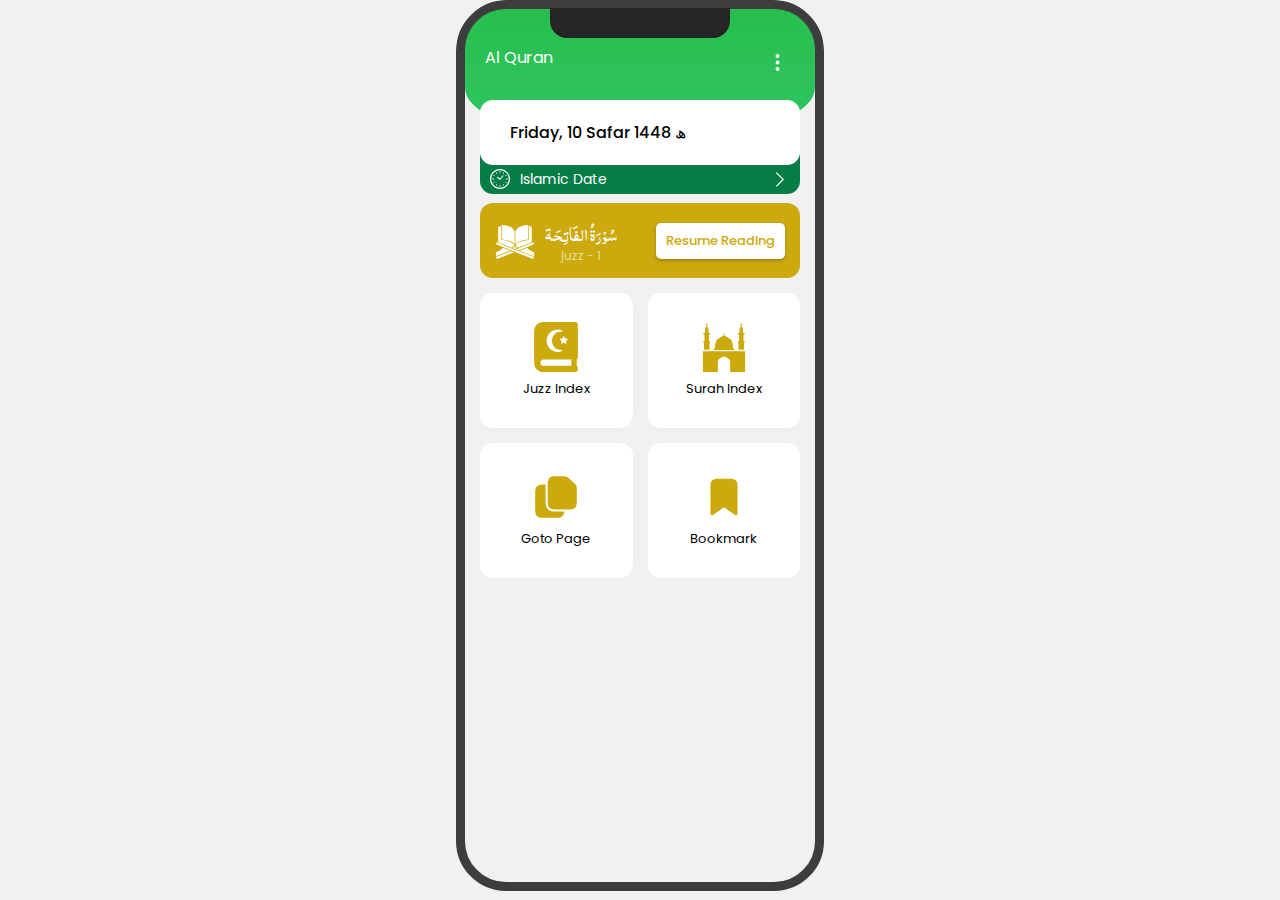
<file: index.html>
<!DOCTYPE html>
<html lang="en">

<head>
    <meta charset="UTF-8">
    <meta http-equiv="X-UA-Compatible" content="IE=edge">
    <meta name="viewport" content="width=device-width, initial-scale=1.0">
    <title>Al Quran by EmAacademy</title>
    <link rel="shortcut icon" href="/favicon.svg" type="image/svg+xml">
    <link rel="manifest" href="manifest.json">
    <link rel="stylesheet" href="css/style.css">
    <link rel="stylesheet" href="css/utilites.css">
    <link rel="stylesheet" href="css/responsive.css">
</head>

<body >
    <span class="top"></span>
    <div class="container">
        <header>
            <nav>
                <div class="logo"><span>Al Quran</span> </div>
                <div class="hum-icon" onclick="toggleMenu()"><img src="images/Icons/three-dots.svg" alt="dot-icon">
                </div>
            </nav>
            <div class="menu-bg " onclick="toggleMenu()"></div>
            <div class="menu ">
                <ul>
                    <li><img src="images/Icons/language.svg" alt="language -icon"><span>Languages</span> </li>
                    <li><img src="images/Icons/des-palette.svg" alt="theme-icon"><span>Change Theme</span> </li>
                    <li><img src="images/Icons/star.svg" alt="rate-icon"><span>Rate Us</span> </li>
                    <li><img src="images/Icons/share.svg" alt="share-icon"><span>Share with Friends</span> </li>
                    <li><img src="images/Icons/safe-alert.svg" alt="safe-icon"> Privacy Policy</li>

                </ul>
            </div>
        </header>
        <main>
            <div class="date-box">
                <div class="h-date">
                    <span id="h-today"></span>
                </div>
                <div class="date-info">
                    <img src="images/Icons/clock.svg" alt="clock icon">
                    <div class="date-info-text df aic jcsb w100p pt1">
                        <span>Islamic Date</span>
                        <img src="images/Icons/next.svg" alt="">
                    </div>
                </div>
            </div>
            <div class="resume-read ">
                <div class="resume-item">
                    <img src="images/Icons/quran.svg" alt="">
                    <div class="text-resume">
                        <span class="resume-surah">سُوْرَۃُ الفَاتِحَة</span>
                        <span class="resume-juzz"> juzz - 1</span>

                    </div>
                </div>
                <div class="resume-btn">Resume Reading</div>
            </div>
            <div class="main-container">
                <a class="box" href="/pages/juzz.html">
                    <div class="icon"><img src="images/Icons/quran1.svg" alt=""></div>
                    <div class="box-text">Juzz Index</div>
                </a>
                <a class="box" href="/pages/surahs.html">
                    <div class="icon"><img src="images/Icons/mosque.svg" alt=""></div>
                    <div class="box-text">Surah Index</div>
                </a>
                <div class="box goto">
                    <div class="icon"><img src="images/Icons/goto-page.svg" alt=""></div>
                    <div class="box-text">Goto Page</div>
                </div>
                <div class="box">
                    <div class="icon"><img src="images/Icons/bookmark.svg" alt=""></div>
                    <div class="box-text">Bookmark</div>
                </div>
            </div>
            <div class="goto-bg "></div>
            <div class="goto-box ">
                <h2>Go To Page</h2>
                <input type="number" placeholder="Enter Page Number (1-548)" id="goto-input" autofocus>
                <div class="goto-btns">
                    <div class="goto-btn btn1" id="closeBtn">CENCEL</div>
                    <div class="goto-btn btn2" id="gotoBtn">GO TO PAGE</div>
                </div>
            </div>
        </main>

    </div>
    
    <script src="scripts/Hijri.js"></script>
    <script src="scripts/main.js"></script>
</body>

</html>
</file>
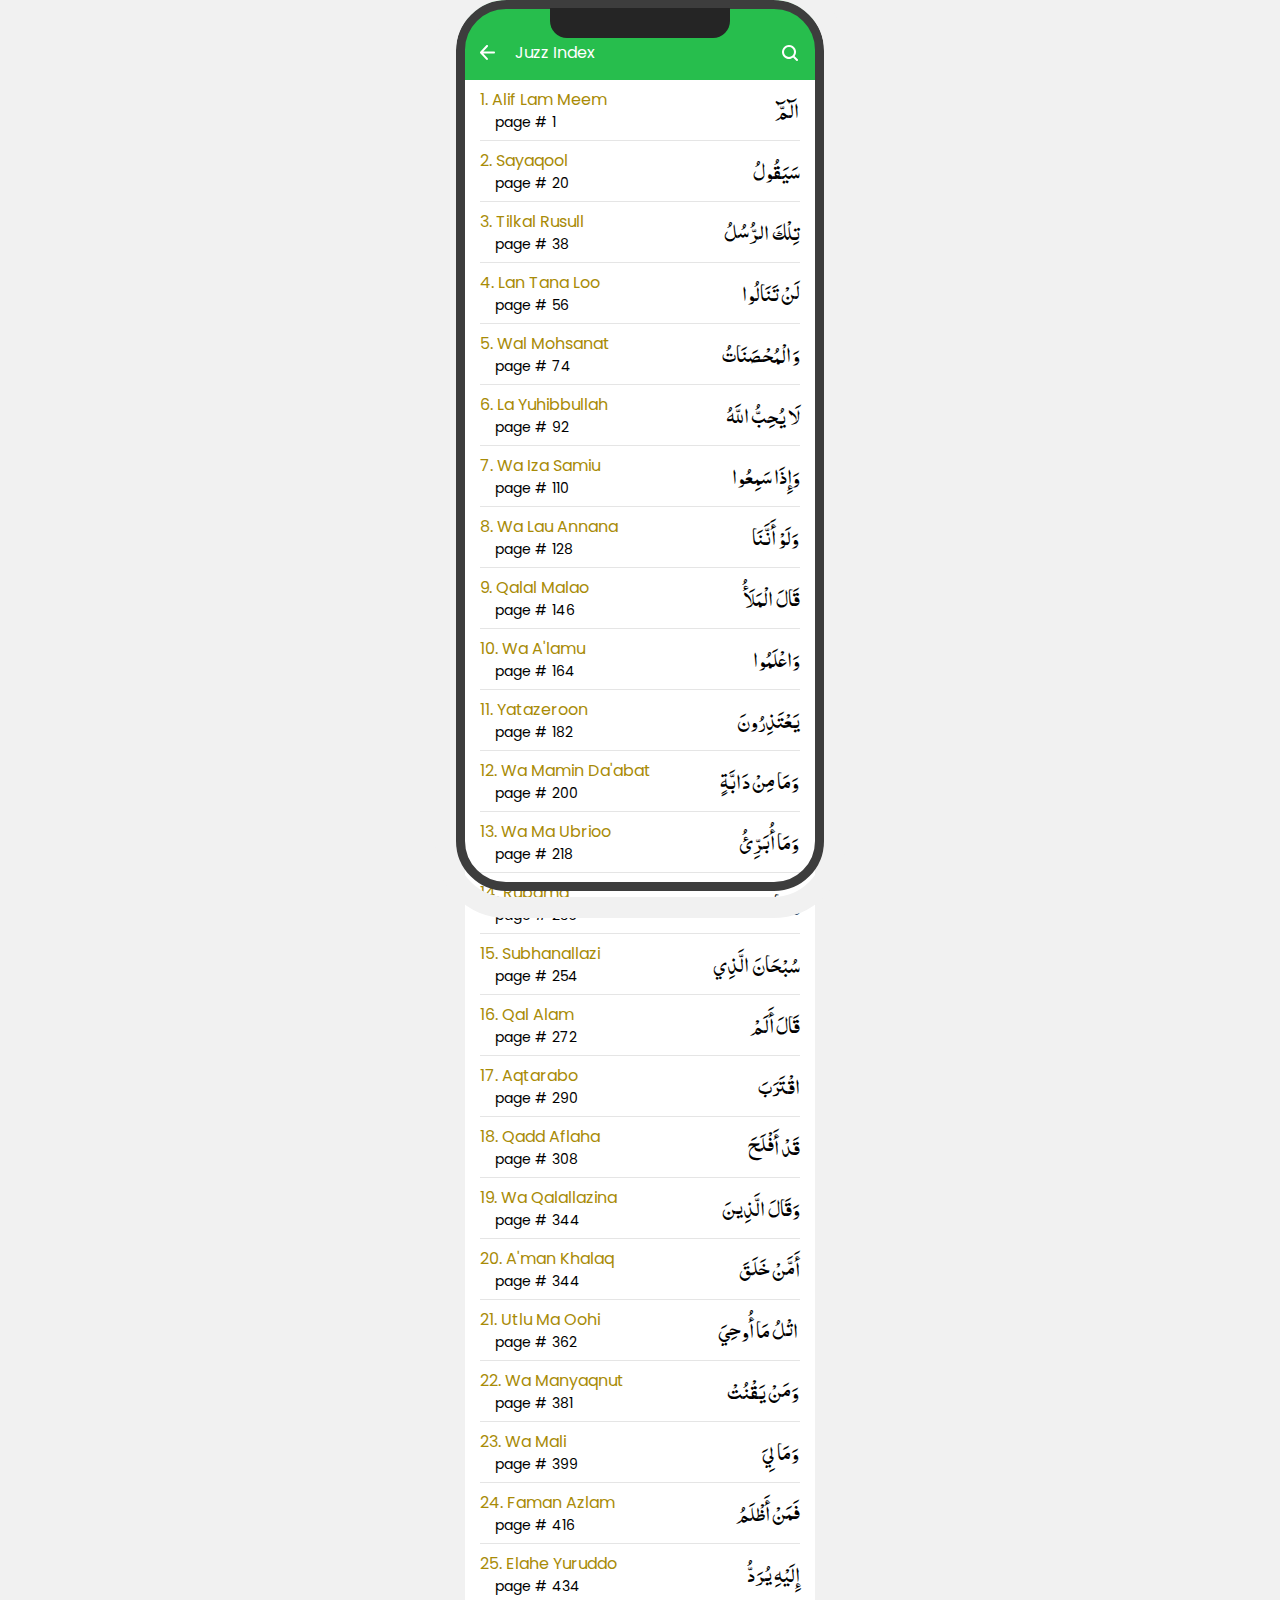
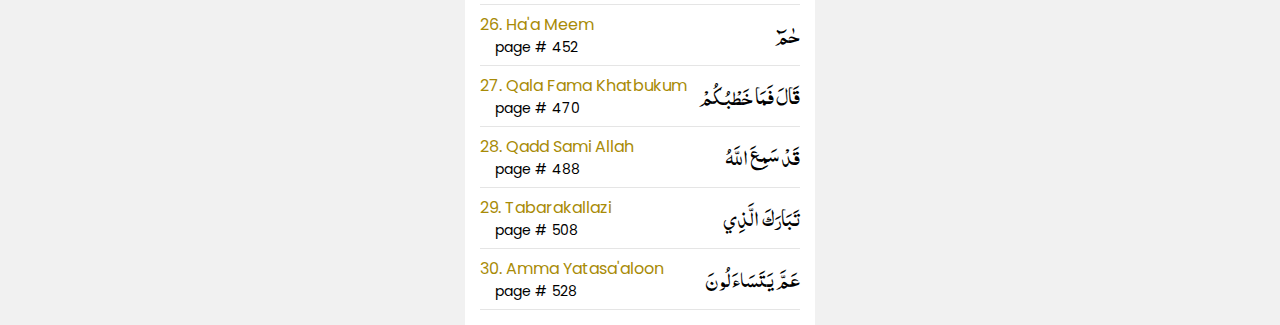
<file: pages/juzz.html>
<!DOCTYPE html>
<html lang="en">

<head>
     <meta charset="UTF-8">
     <meta http-equiv="X-UA-Compatible" content="IE=edge">
     <meta name="viewport" content="width=device-width, initial-scale=1.0">
     <title>Surah Index</title>
    <link rel="shortcut icon" href="/favicon.svg" type="image/x-icon">
     <link rel="stylesheet" href="../css/juzz.css">
    <link rel="stylesheet" href="../css/responsive.css">
    <link rel="manifest" href="/manifest.json">



</head>

<body >
     <span class="top"></span>
     <div class="container">
          <header>
               <nav>
                    <div class="back-btn">
                         <a href="../">
                              <svg width="15" height="15" viewBox="0 0 1024 1024" xmlns="http://www.w3.org/2000/svg">
                                   <path fill="white"
                                        d="M222.927 580.115l301.354 328.512c24.354 28.708 20.825 71.724-7.883 96.078s-71.724 20.825-96.078-7.883L19.576 559.963a67.846 67.846 0 01-13.784-20.022 68.03 68.03 0 01-5.977-29.488l.001-.063a68.343 68.343 0 017.265-29.134 68.28 68.28 0 011.384-2.6 67.59 67.59 0 0110.102-13.687L429.966 21.113c25.592-27.611 68.721-29.247 96.331-3.656s29.247 68.721 3.656 96.331L224.088 443.784h730.46c37.647 0 68.166 30.519 68.166 68.166s-30.519 68.166-68.166 68.166H222.927z" />
                              </svg></a>
                         <span>Juzz Index</span>
                    </div>
                    <div class="search-box">
                         <input type="text" name="search" id="search" placeholder="Search surah name"
                              autocomplete="off">
                         <img src="../images/Icons/search.svg" alt="search-icon" id="search-icon"
                              onclick="searchToogle()">
                    </div>
               </nav>
          </header>
          <div id="main-container">
               
          </div>
          <div class="surah-info-bg"></div>
          <div class="surah-info-box"></div>
     </div>
     <script src="../scripts/juzz.js"></script>
     
</body>

</html>
</file>
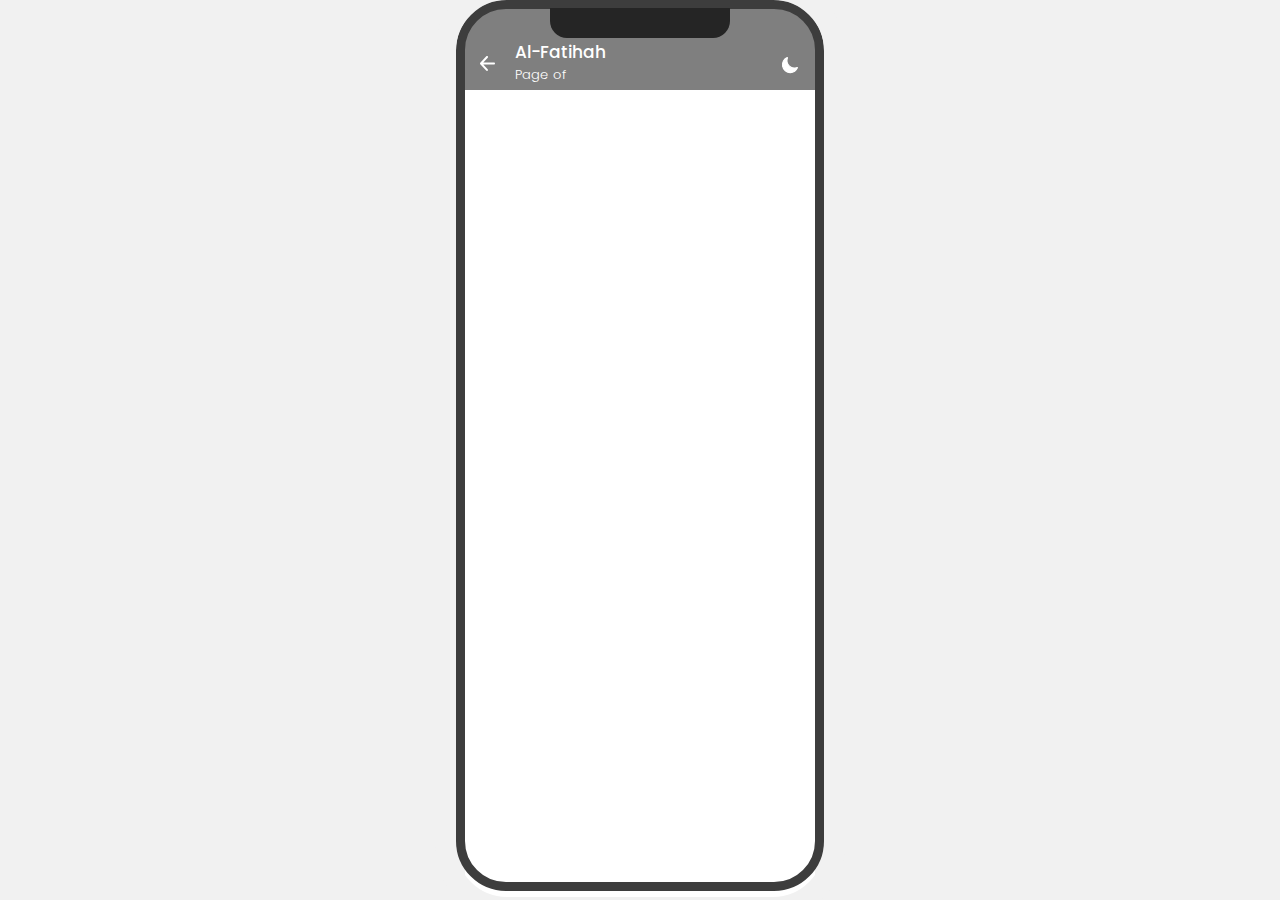
<file: pages/quran.html>
<!DOCTYPE html>
<html lang="en">

<head>
     <meta charset="UTF-8">
     <meta http-equiv="X-UA-Compatible" content="IE=edge">
     <meta name="viewport" content="width=device-width, initial-scale=1.0">
     <meta name="description" content="Our website offers a comprehensive range of Quranic resources and tools to enhance your knowledge of the Quran and Islamic teachings. With Quranic translations, audio recordings, and lessons on Arabic language, interpretation, and memorization, our website provides everything you need to deepen your understanding of the Quran. Our user-friendly interface and online accessibility make it easy to explore our vast library of Quranic resources and expand your Islamic knowledge. Whether you're a beginner or an experienced scholar, our website is the perfect resource for all your Quranic studies needs."/>
     <meta name=”robots” content="index, follow">
     <link rel="stylesheet" href="../css/quran.css">
    <link rel="stylesheet" href="../css/responsive.css">
    <link rel="shortcut icon" href="/favicon.svg" type="image/x-icon">
    <link rel="manifest" href="/manifest.json">


     <title>Quran</title>

</head>

<body>
     <span class="top"></span>
     <div class="container">
          <header class="q-header">
               <div class="q-head-box1">
                    <div class="q-back-btn">
                         <a href="../">
                              <svg width="15" height="15" viewBox="0 0 1024 1024" xmlns="http://www.w3.org/2000/svg">
                                   <path fill="white" d="M222.927 580.115l301.354 328.512c24.354 28.708 20.825 71.724-7.883 96.078s-71.724 20.825-96.078-7.883L19.576 559.963a67.846 67.846 0 01-13.784-20.022 68.03 68.03 0 01-5.977-29.488l.001-.063a68.343 68.343 0 017.265-29.134 68.28 68.28 0 011.384-2.6 67.59 67.59 0 0110.102-13.687L429.966 21.113c25.592-27.611 68.721-29.247 96.331-3.656s29.247 68.721 3.656 96.331L224.088 443.784h730.46c37.647 0 68.166 30.519 68.166 68.166s-30.519 68.166-68.166 68.166H222.927z" />
                              </svg></a>
                    </div>
                    <div class="q-page-info">
                         <h3 id="suraName">Al-Fatihah</h3>
                         <span> Page <span id="page_num"></span> of <span id="page_count"></span></span>
                    </div>
               </div>
               <div class="q-head-box2">
                    <img src="../images/Icons/moon.svg" alt="" id="darkmode">
               </div>
          </header>
          <div class="q-main-container-quran">
               <div class="loader"><img src="../images/Icons/loader.webp" alt="loader"></div>
               <div class="q-container">
                    <div class="q-pdf-render">
                         <canvas id="the-canvas"></canvas>
                    </div>
               </div>
               <div id="errormsg">
                    <h1>OPPS!</h1>
                    <span> Files could not Load Refresh Please</span>
                    <div class="refresh-btn" onclick="location.reload()">Refresh</div>
               </div>
          </div>
          <p style="display: none;">Lorem ipsum dolor sit amet consectetur adipisicing elit. Doloremque repellendus iure totam soluta iste veritatis consectetur nisi? Soluta corporis corrupti impedit nisi natus voluptas mollitia? Similique temporibus saepe mollitia modi vitae sequi esse nulla perspiciatis necessitatibus quos, eaque omnis libero obcaecati eligendi quisquam fugiat vero, earum velit maiores iste consequatur! Esse aut deleniti temporibus! Voluptas inventore laborum ipsam asperiores consectetur excepturi maiores aliquid vel totam debitis ullam similique, delectus distinctio suscipit, voluptatum atque nemo! Vitae quisquam officia dolores, officiis incidunt, optio repellat eum, sit architecto omnis consequuntur. Consequatur facere, tempore corrupti nam ratione laboriosam fugiat, nobis harum veniam pariatur distinctio assumenda saepe quisquam animi aperiam quia perferendis. Impedit, vel repudiandae laborum, sequi omnis rem dolor doloribus voluptas maiores possimus autem inventore eveniet, harum deserunt? Est earum necessitatibus quod fuga officiis nobis illo, iure dolorem! Impedit libero modi cupiditate nulla dolores, accusantium possimus in iste ad culpa, illo atque eum corporis repellat ipsum itaque facilis officiis sit. Vel unde vitae iure minus culpa labore enim illum blanditiis cupiditate velit. Porro ipsam adipisci veniam doloribus nisi quae commodi omnis distinctio, dicta doloremque aliquid consequatur voluptas minima sapiente velit iure, voluptate temporibus? Ratione recusandae adipisci aliquid voluptate eaque optio, eligendi dolore iusto voluptatibus quae quibusdam. Culpa eos labore quibusdam quod minima sed nulla soluta, voluptate aliquam aperiam ut nobis dolorem doloremque. Placeat nam obcaecati error recusandae doloremque quaerat optio nemo, quisquam iusto eum aliquid voluptatibus numquam dignissimos eaque provident similique necessitatibus unde libero, eos aliquam natus totam repudiandae suscipit fugiat! Hic corporis ad voluptate debitis, porro iure rem autem omnis, assumenda reprehenderit minus reiciendis placeat, ipsa soluta fugit optio! Recusandae nemo laboriosam eligendi tenetur excepturi ab corporis mollitia assumenda voluptatibus quis maiores reprehenderit similique omnis alias suscipit cupiditate, ratione iusto! Dolorem modi nisi ipsum ipsa saepe aspernatur illo, ratione qui ad, fugit dolor.</p>
     </div>
     <script src="https://mozilla.github.io/pdf.js/build/pdf.js"></script>
     <script src="../scripts/quarn-pdf.js"></script>
     <script src="../scripts/quran.js"></script>
     
</body>

</html>
</file>
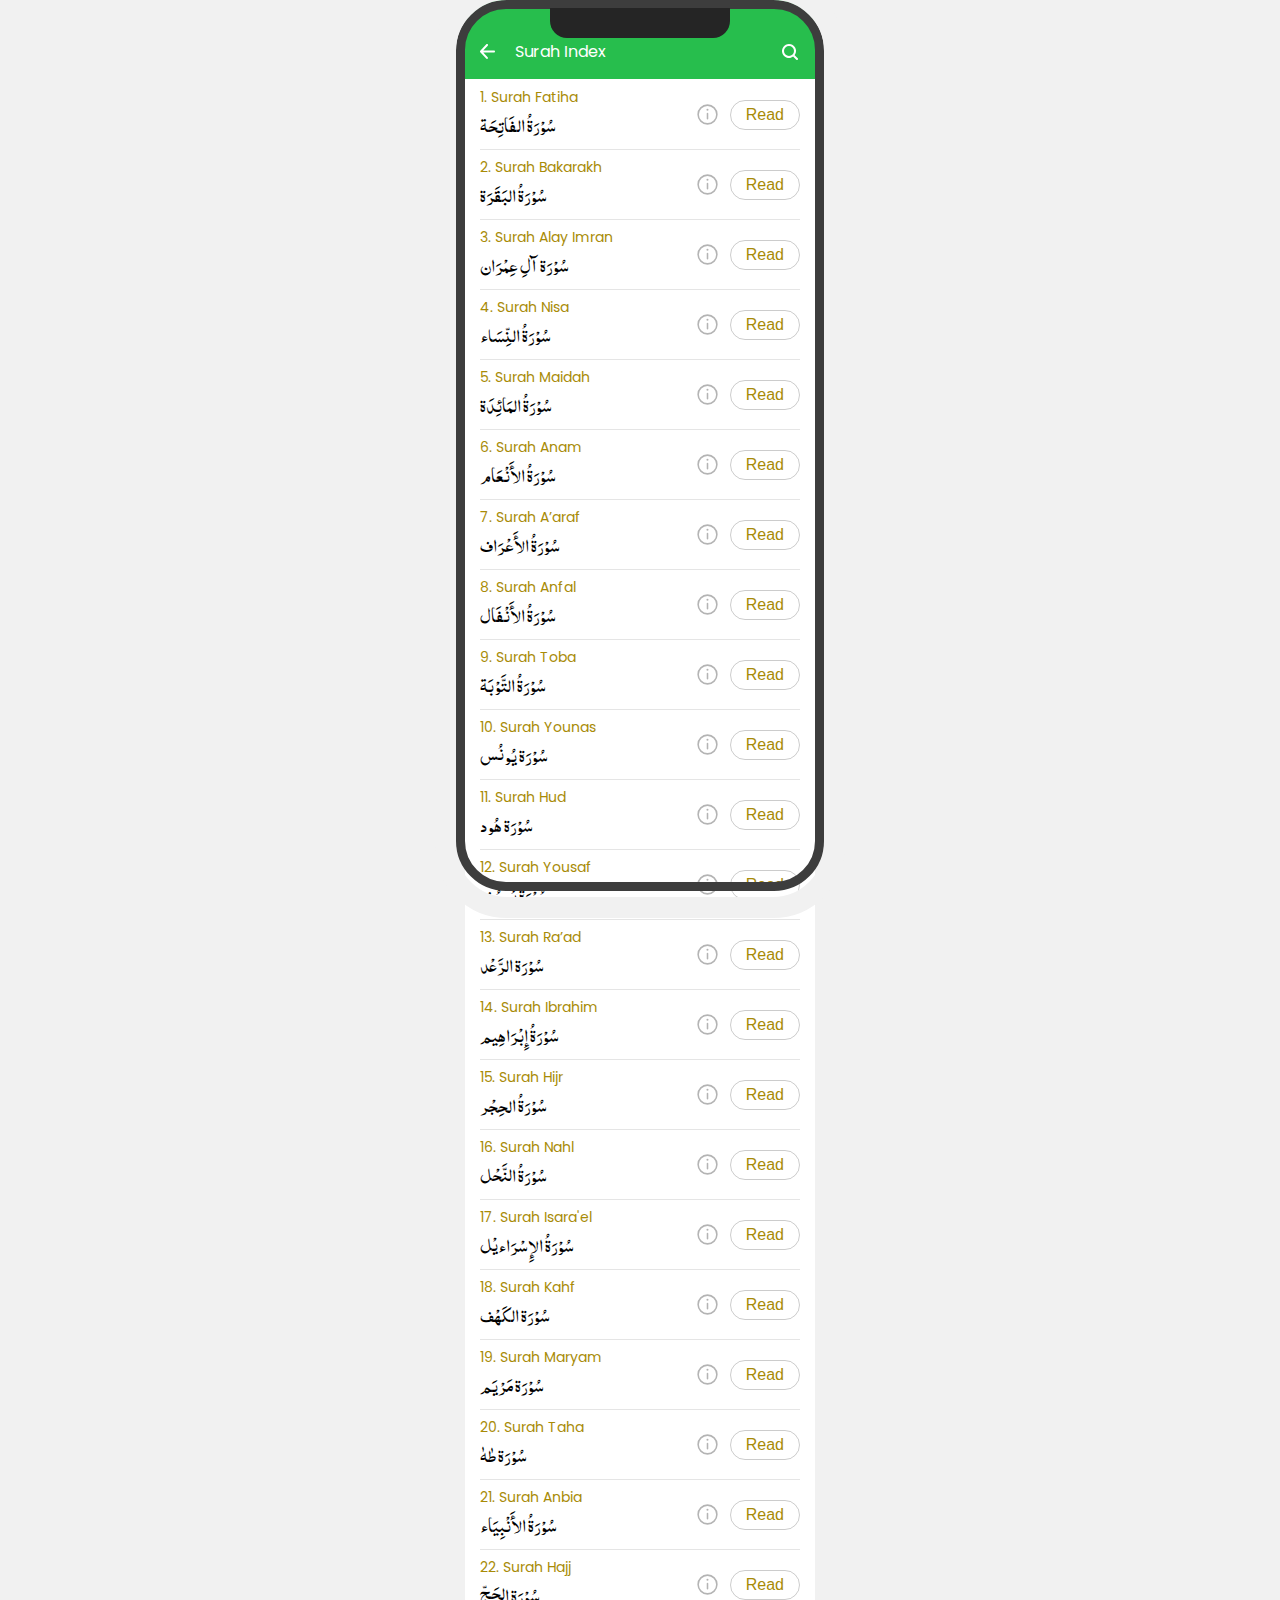
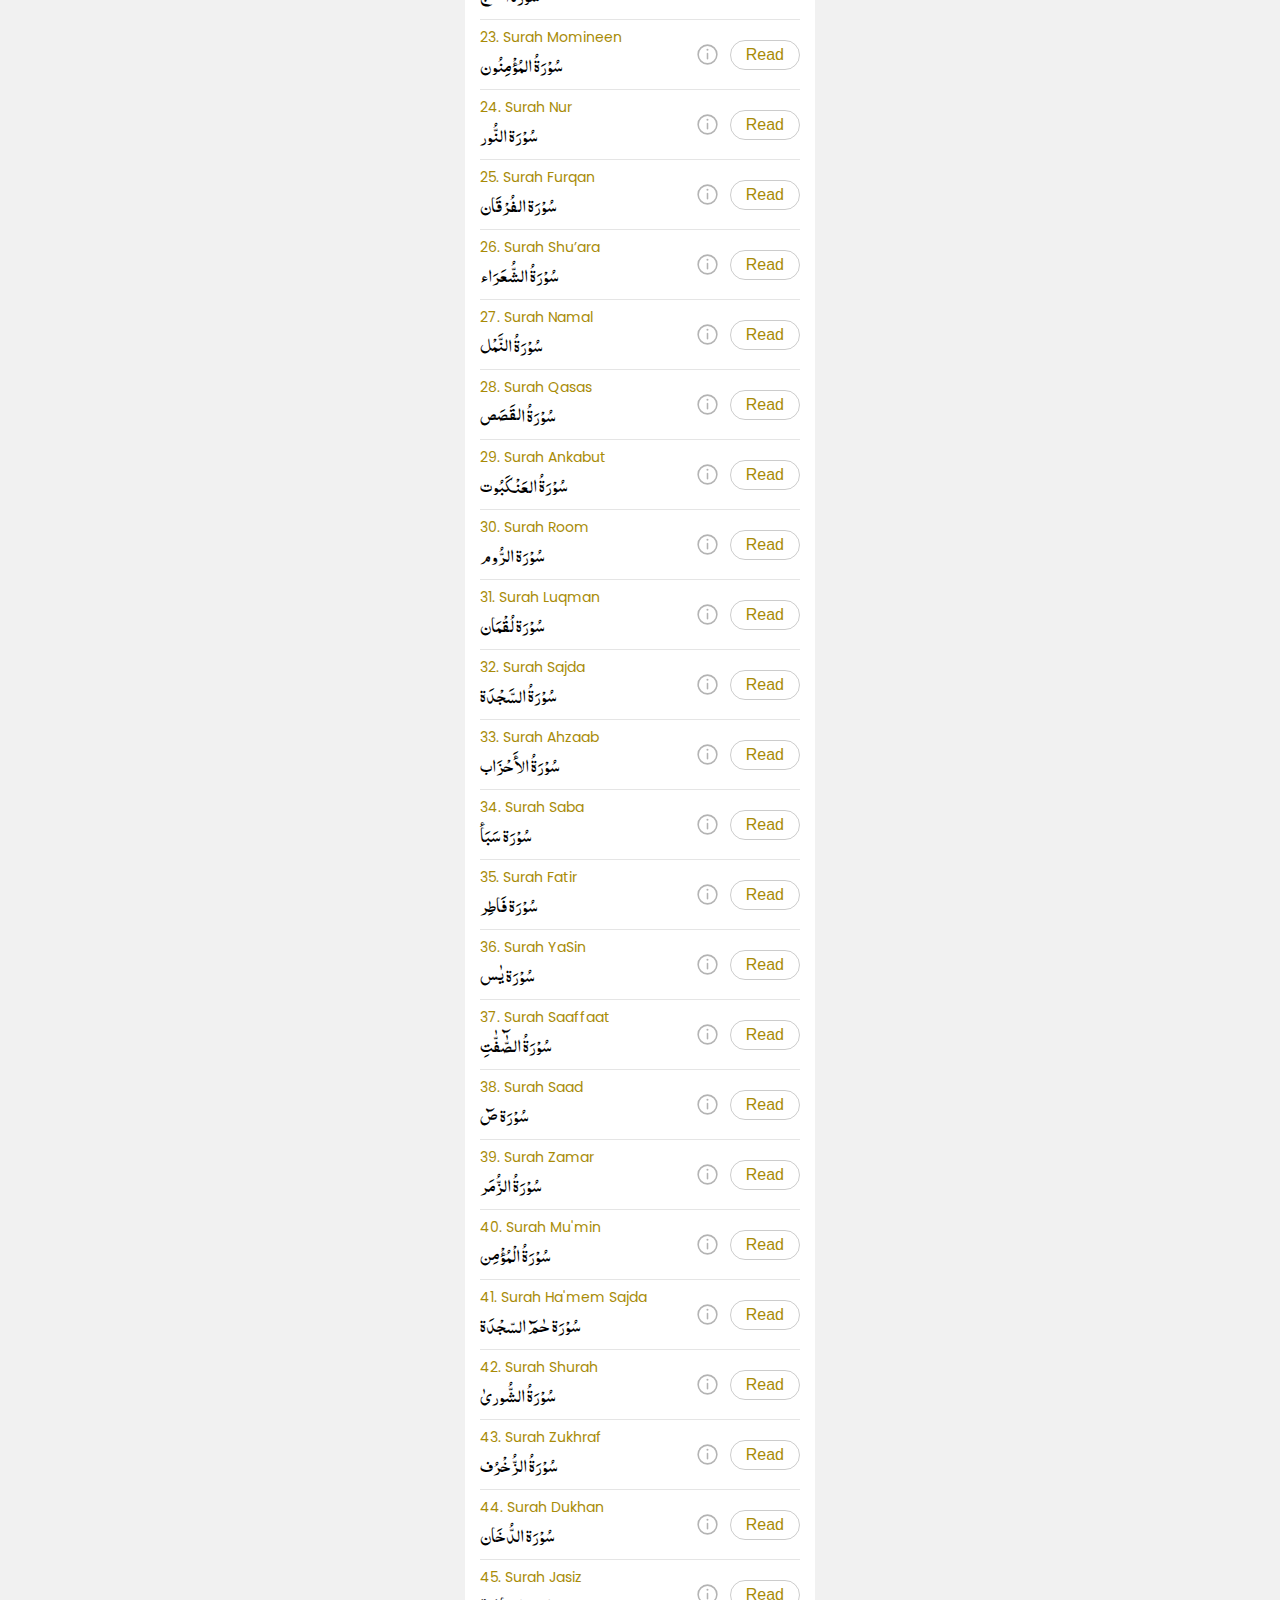
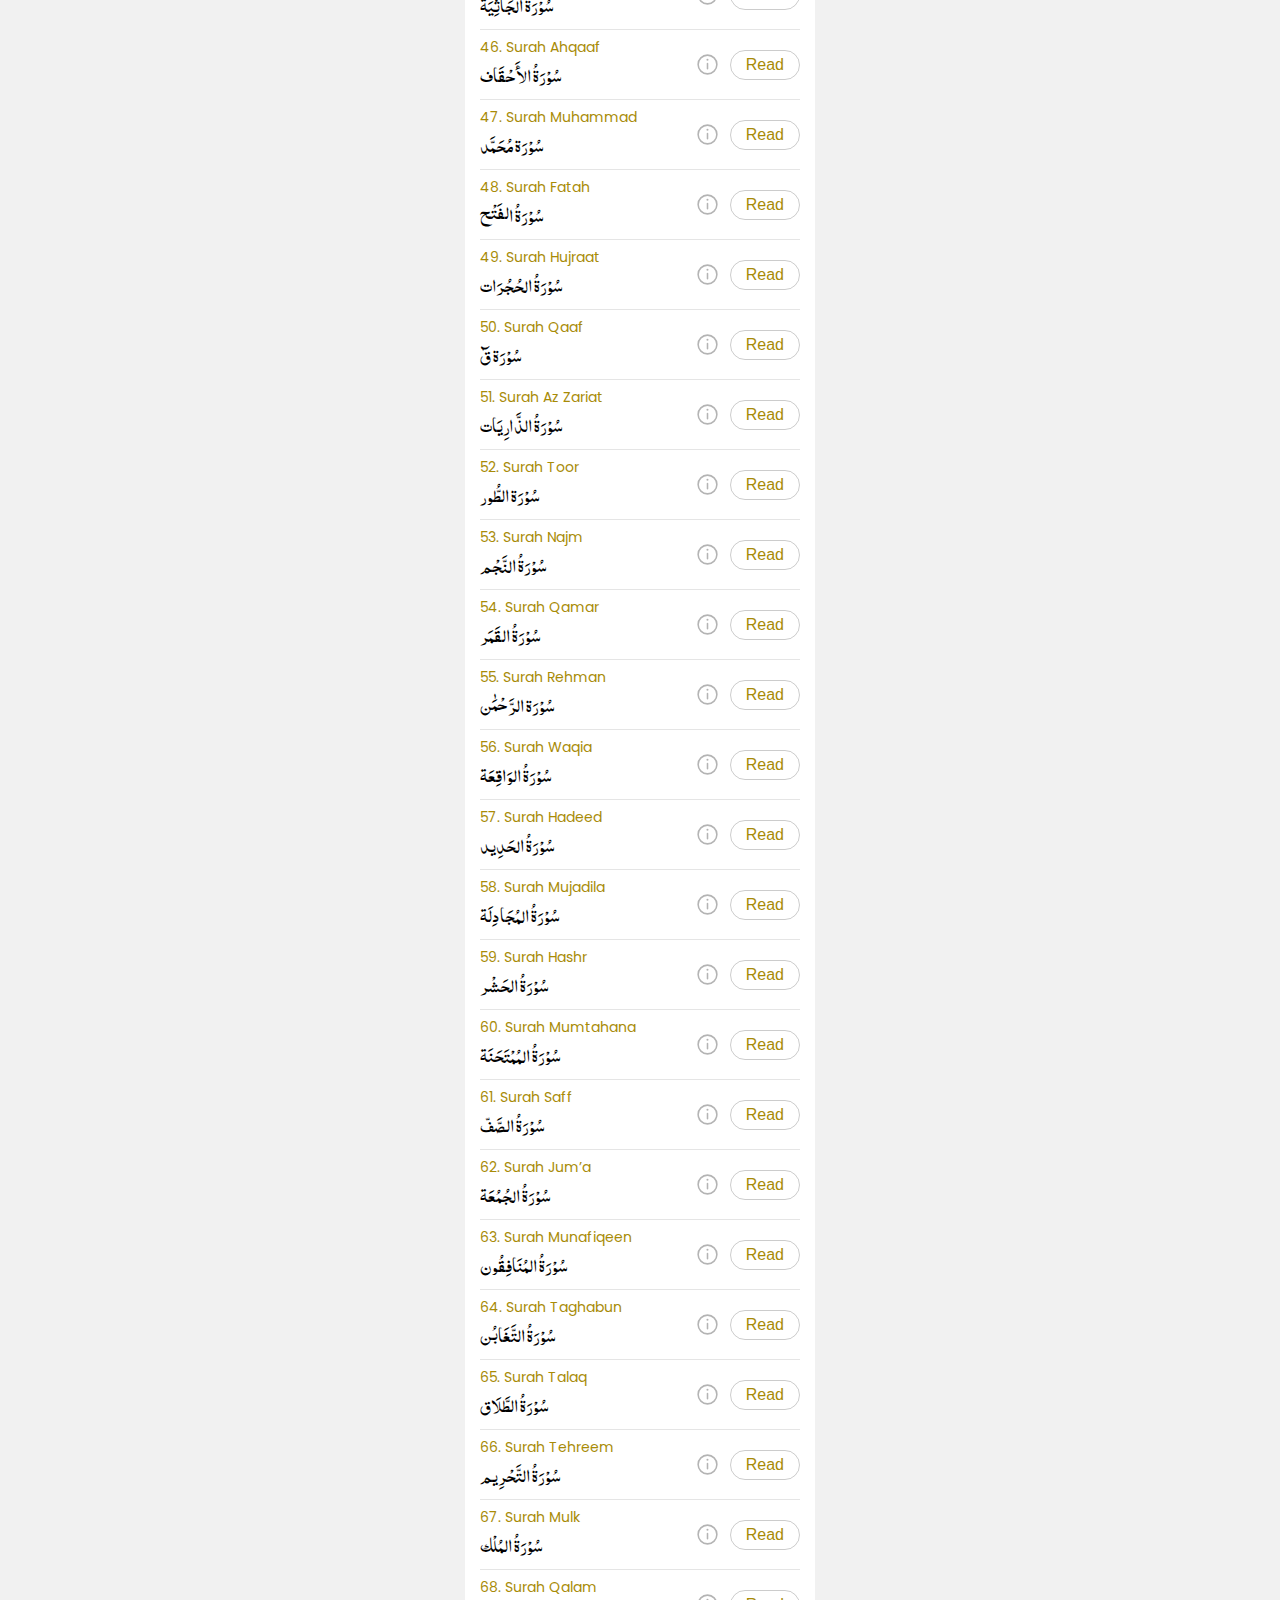
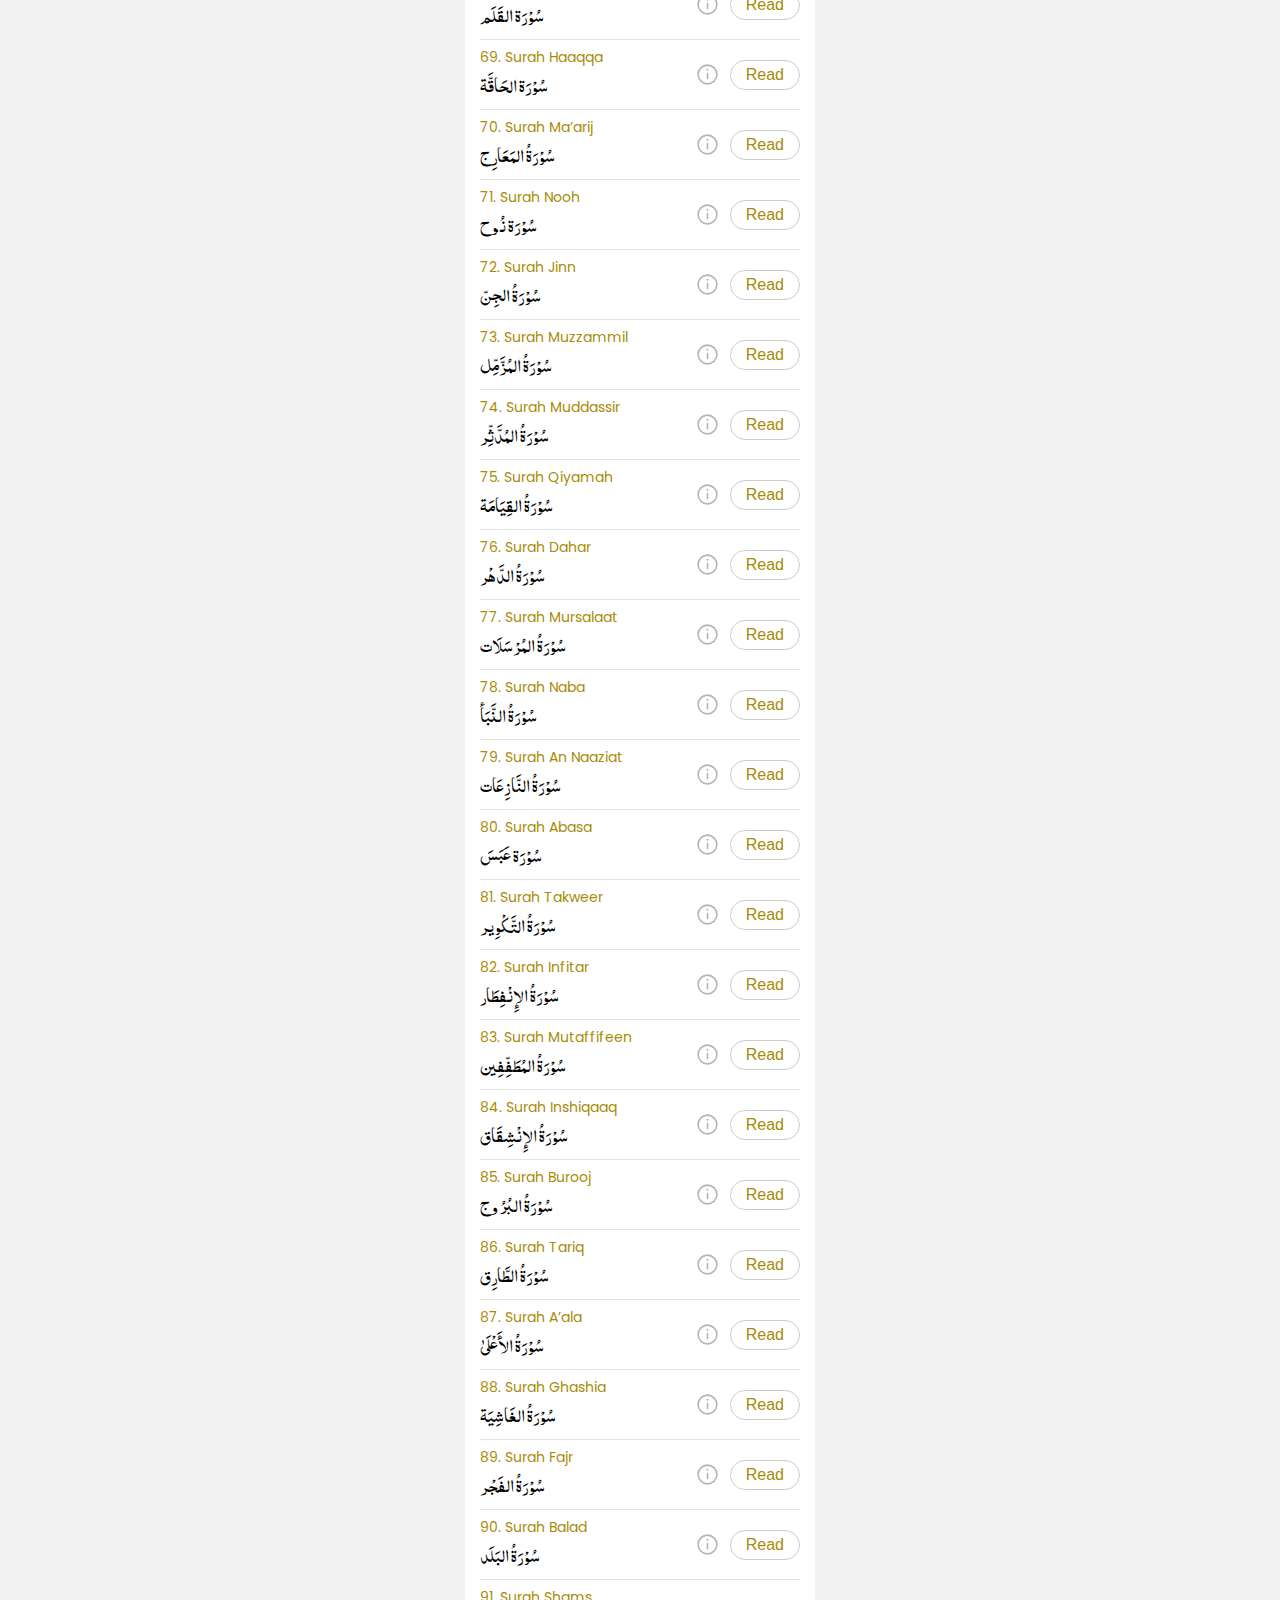
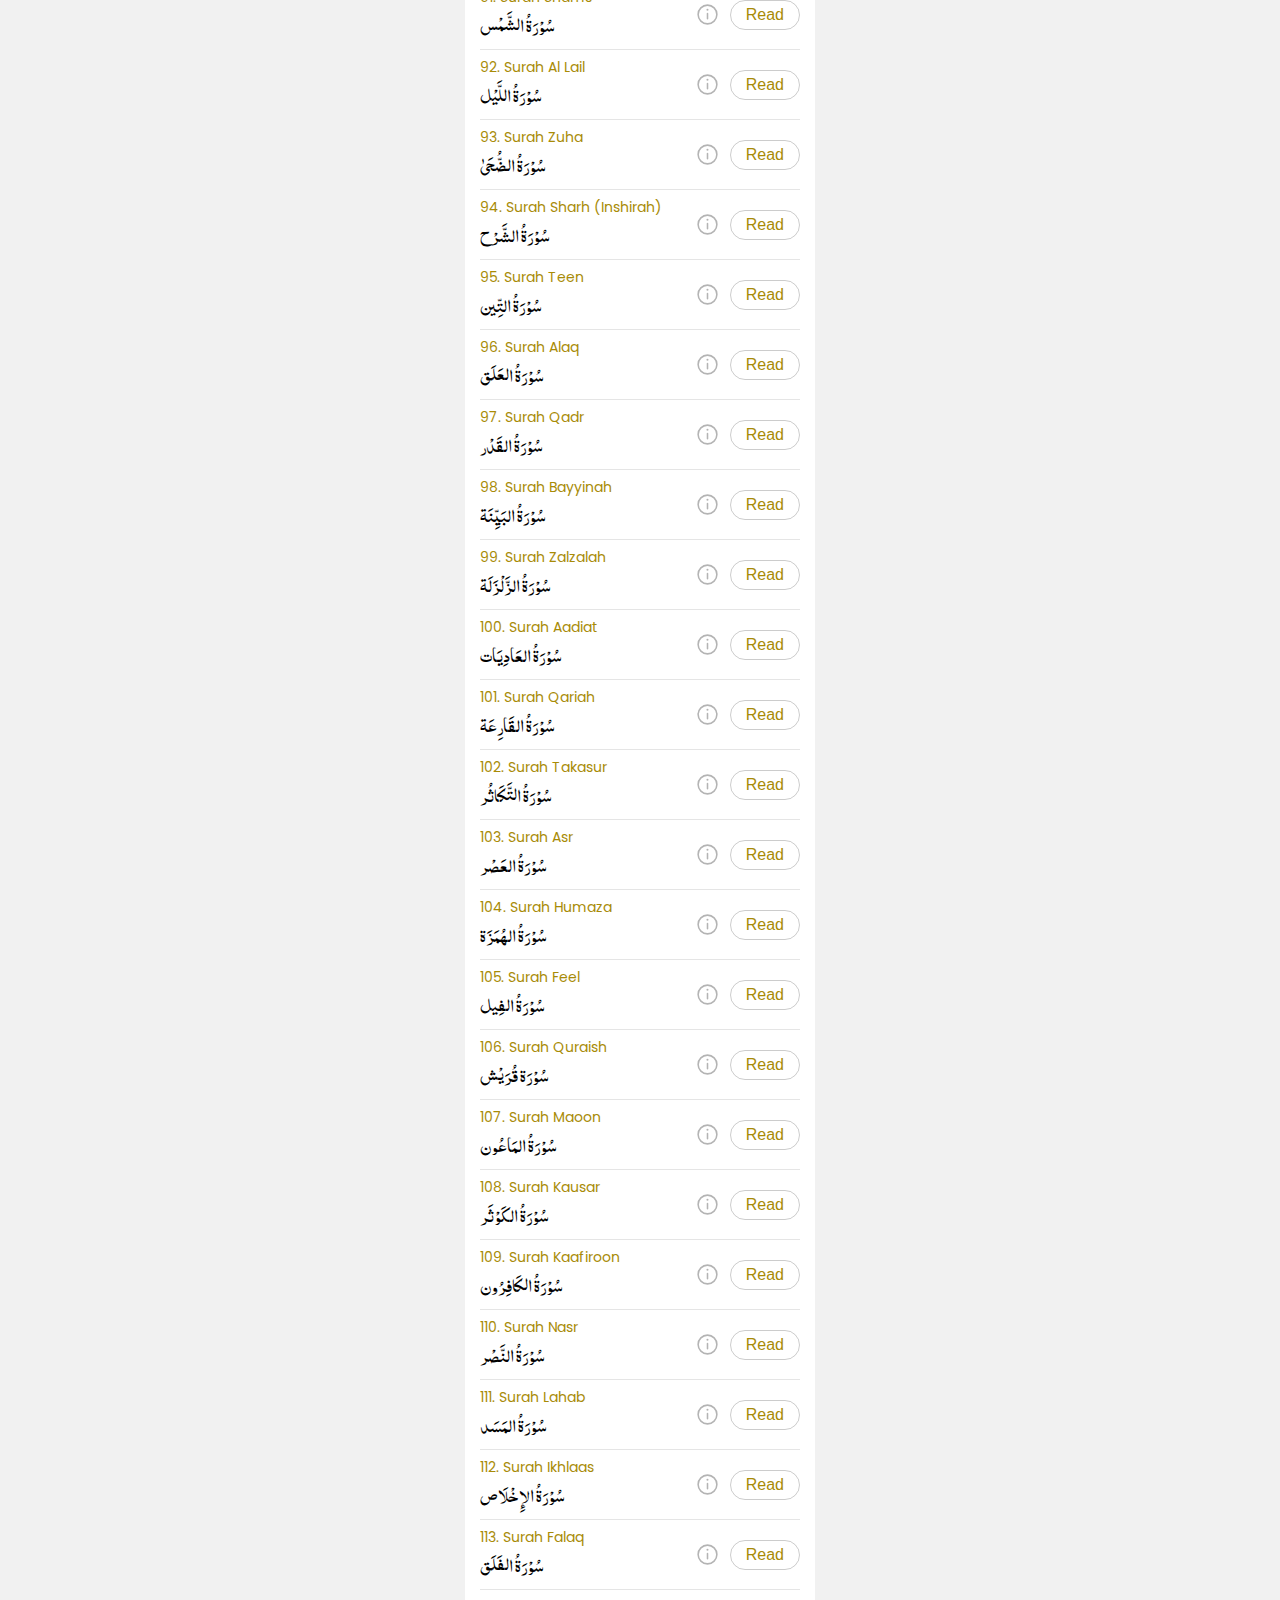
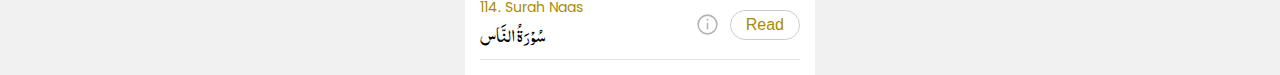
<file: pages/surahs.html>
<!DOCTYPE html>
<html lang="en">

<head>
     <meta charset="UTF-8">
     <meta http-equiv="X-UA-Compatible" content="IE=edge">
     <meta name="viewport" content="width=device-width, initial-scale=1.0">
     <title>Surah Index</title>
    <link rel="manifest" href="/manifest.json">
    <link rel="shortcut icon" href="/favicon.svg" type="image/x-icon">
    <link rel="stylesheet" href="../css/surah.css">
    <link rel="stylesheet" href="../css/responsive.css">

    <script src="../scripts/surah.js" defer></script>

</head>

<body >
     <span class="top"></span>
     <div class="container">
          <header>
               <nav>
                    <div class="back-btn">
                         <a href="../">
                              <svg width="15" height="15" viewBox="0 0 1024 1024" xmlns="http://www.w3.org/2000/svg">
                                   <path fill="white"
                                        d="M222.927 580.115l301.354 328.512c24.354 28.708 20.825 71.724-7.883 96.078s-71.724 20.825-96.078-7.883L19.576 559.963a67.846 67.846 0 01-13.784-20.022 68.03 68.03 0 01-5.977-29.488l.001-.063a68.343 68.343 0 017.265-29.134 68.28 68.28 0 011.384-2.6 67.59 67.59 0 0110.102-13.687L429.966 21.113c25.592-27.611 68.721-29.247 96.331-3.656s29.247 68.721 3.656 96.331L224.088 443.784h730.46c37.647 0 68.166 30.519 68.166 68.166s-30.519 68.166-68.166 68.166H222.927z" />
                              </svg></a>
                         <span>Surah Index</span>
                    </div>
                    <div class="search-box">
                         <input type="text" name="search" id="search" placeholder="Search surah name"
                              autocomplete="off">
                         <img src="../images/Icons/search.svg" alt="search-icon" id="search-icon"
                              onclick="searchToogle()">
                    </div>
               </nav>
          </header>
          <div class="main-container">

          </div>
          <div class="surah-info-bg"></div>
          <div class="surah-info-box"></div>
         
     </div>
</body>

</html>
</file>
<file: css/style.css>
@import url('https://fonts.googleapis.com/css2?family=Lexend+Deca:wght@200;300;400;500;600;700;800&family=Poppins:wght@300;400;500;600;700;800;900&display=swap');
@font-face {
    font-family: 'quran';
    src: url(../fonts/Quran.woff2) format("woff2");
    font-style: normal;
    font-display: swap;
}
* {
    font-family: 'Lexend Deca', sans-serif;
    font-family: 'Poppins', sans-serif;
    margin: 0;
    padding: 0;
    box-sizing: border-box;

}
.head-box2 svg{
    color: #047c46;
}
body {
    background: #f1f1f1;
    height: 100vh;
    touch-action: none;
}

nav {
    height: 135px;
    width: 100%;
    background: linear-gradient(to bottom, #27be4d, #30c561);
    display: flex;
    justify-content: space-between;
    align-items: start;
    padding: 0 20px;
    padding-top: 45px;
    border-bottom-left-radius: 35%;
    border-bottom-right-radius: 35%;

}


header .logo {
    color: white;
    font-size: 16px;
    font-family: system-ui, -apple-system, BlinkMacSystemFont, 'Segoe UI', Roboto, Oxygen, Ubuntu, Cantarell, 'Open Sans', 'Helvetica Neue', sans-serif;
}

header .hum-icon {
    color: white;
    display: flex;
    width: 35px;
    height: 35px;
    border-radius: 50%;
    padding: 7px;
}

header .hum-icon:active {
    background-color: rgb(255, 255, 255, 0.1);
}


.menu-bg {
    width: 100%;
    height: 100vh;
    background: rgba(0, 0, 0, 0.3);
    position: absolute;
    z-index: 10;
    top: 0;
    left: 0;
    display: none;
}

.menu-bg.active {
    display: block;
}

.menu {
    border-top-right-radius: 23px;
    border-top-left-radius: 23px;
    width: 100%;
    background: white;
    position: fixed;
    bottom: -500px;
    transition: bottom 0.333s;
    z-index: 11;
}

.menu.active {
    bottom: 0;
}

.menu ul {
    padding: 18px 0;
}

.menu ul li {
    padding: 10px 0 10px 20px;
    font-family: system-ui, -apple-system, BlinkMacSystemFont, 'Segoe UI', Roboto, Oxygen, Ubuntu, Cantarell, 'Open Sans', 'Helvetica Neue', sans-serif;
    display: flex;
    gap: 20px;
    cursor: pointer;

}

.menu ul li:active,
menu ul li:focus {
    background-color: rgb(247, 247, 247);
}
main{
    margin: 15px;
    
}
.date-box {
    margin-top: -50px;
    border-radius: 13px;
    border: none;
    position: relative;
}

.h-date {
    background-color: white;
    padding: 20px 30px;
    border-radius: 13px;
    position: relative; 
    z-index: 3;
}
.h-date span#h-today{
    font-weight: 500;
}

.date-info {
    background-color: #047c46;
    padding: 15px 10px 5px 10px;
    height: 40px;
    width: 100%;
    display: flex;
    align-items: center;
    gap: 10px;
    position: absolute;
    bottom: -29px;
    border-bottom-left-radius: 13px;
    border-bottom-right-radius: 13px;
    color: white;
}
.date-info-text{
    display: flex;
    align-items: center;
    justify-content: space-between;
    width: 100%;
    padding-top: 1px;
    font-size: 14px;
}
.resume-read{
    margin-top: 38px;
    border-radius: 13px;
    padding: 15px;
    background-color: #cca90d;
    height: 75px;
    display: flex;
    justify-content: space-between;
    align-items: center;
}
.resume-item {
    display: flex;
    justify-content: space-around;
    align-items: center;
}
.resume-item .text-resume{
    display: flex;
    flex-direction: column;
    align-items: center;
}
.resume-item .resume-surah{
    padding-left: 10px;
    color: white;
    font-family: "quran",sans-serif;
    font-size: 18px;
}
.resume-item .resume-juzz{
    line-height: 12px;
    color: rgba(255, 255, 255, 0.6);
    padding-left: 10px;
    font-size: 12px;
}
.resume-btn{
    padding: 8px 10px;
    background-color: white;
    border-radius: 5px;
    font-size: 13px;
    color: #cca90d;
    font-weight: 500;
    box-shadow: rgba(50, 50, 93, 0.25) 0px 2px 5px -1px, rgba(0, 0, 0, 0.3) 0px 1px 3px -1px;
    cursor: pointer;
}
.main-container{
    margin: 15px 0;
    display: flex;
    flex-wrap: wrap;
    gap: 15px;
    align-items: center;
    justify-content: space-between;

}
.box{
    width: 47%;
    display: flex;
    flex: auto 1 0;
    flex-direction: column;
    justify-content: center;
    align-items: center;
    padding: 29px;
    background-color: white;
    color: black;
    border-radius: 13px;
    box-shadow: rgba(50, 50, 93, 0.01) 0px 2px 5px -1px, rgba(0, 0, 0, 0.01) 0px 1px 3px -1px;
    text-decoration: none;
}
.box .box-text{
    font-size: 13px;
}
.goto-bg.active{
    position: absolute;
    top: 0;left: 0;
    height: 100%;
    width: 100%;
    background-color: rgba(0, 0, 0, 0.3);
    z-index: 100;
    display: block;
}
.goto-bg{
    display: none;
}
.goto-box.active{
    background-color: white;
    border-radius: 7px;
    padding: 20px;
    width: 90%;
    position: absolute;
    top: 50%;
    left: 50%;
    transform: translate(-50%, -50%);
    z-index: 101;
    display: block;
}
.goto-box{
    display: none;
}
.goto-box h2{
    font-size: 19px;
    font-weight: 700;
}
.goto-box input{
    margin: 20px 0;
    margin-bottom: 30px;
    width: 100%;
    caret-color: #047c46;
    border: none;
    border-bottom: 1px solid #047c04;
    padding: 5px ;
}
.goto-box input:focus{
    outline: none;
}
.goto-btns{
    display: flex;
    gap: 20px;
    justify-content: flex-end;
}
.goto-btns .goto-btn{
    font-size: 14px;
    font-weight: 500;
    color: #2b2b2b;
    cursor: pointer;
}
.goto-btns .goto-btn.btn2{
    color: #047c04;
}
.invalidMsg{
    color: red;
    font-size: 12px;
    position: absolute;
    bottom: 45px;
}
</file>
<file: css/utilites.css>
.w100p{width: 100%;}


.pt1{padding-top: 1px;}

.df{display: flex;}
.aic{align-items: center;}
.jcc{justify-content: center;}
.jcsb{justify-content: space-between;}
</file>
<file: css/responsive.css>
a,
*.btn,
*.btn:active,
*.btn:focus,
.read-btn,
.read-btn:active,
.read-btn:focus,
.info-btn,
.info-btn:active,
.info-btn:focus,
.juzz-box, 
.juzz-box:active,
.juzz-box:focus {
  cursor: pointer;
  user-select: none;
  -webkit-tap-highlight-color: transparent;
}
.juzz-box:active,
.juzz-box:hover,
.read-btn:active,
.read-btn:hover,
.box:active,
.box:hover,
.resume-btn:active,
.resume-btn:hover {
  background-color: rgb(250, 250, 250);
}
.btn {
  background-image: none;
}

.btn::-moz-focus-inner {
  border: 0;
}
* {
  user-select: none;
}
*::selection{
  user-select: none;
}
@media (min-width: 505px) {
  body {
    max-width: 350px;
    height: 100vh;
    margin: auto;
    overflow-y: scroll;
    position: relative;
    z-index: 1;
    background-attachment: fixed;
  }
  body::before{
    content: '';
    width: 350px;
    height: 97vh;
    margin: auto;
    border: 9px solid rgb(61, 61, 61);
    border-radius: 50px;
    position: fixed;
    top: 0;
    left: 50%;
    transform: translateX(-50%);
    z-index: 200;
    pointer-events: none;
  }
  body::after{
    content: '';
    width: 368px;
    height: 99.66vh;
    margin: auto;
    border: 21px solid #f1f1f1;
    border-radius: 72px;
    position: fixed;
    top: -21px;
    left: 50%;
    transform: translateX(-50%);
    z-index: 200;
    pointer-events: none;
  }
  
  .top{
    content: '';
    height: 30px;
    width: 180px;
    border-bottom-right-radius: 17px;
    border-bottom-left-radius: 17px;
    position: fixed;
    top: 8px;
    left: 50%;
    transform: translateX(-50%);
    z-index: 200;
    background-color: rgb(37, 37, 37);
  }
  body
  :root {
    background: rgb(206, 206, 206);
  }

  nav,
  .menu {
    max-width: 350px;
  }
  .surah-info-box.active {
    width: 400px;
  }
}
</file>
<file: css/juzz.css>
@import url('https://fonts.googleapis.com/css2?family=Lexend+Deca:wght@200;300;400;500;600;700;800&family=Poppins:wght@300;400;500;600;700;800;900&display=swap');
@font-face {
     font-family: 'quran';
     src: url(../fonts/Quran.woff2) format("woff2");
     font-style: normal;
     font-display: swap;
}
*{
     user-select: none;
     margin: 0;
     padding: 0;
     box-sizing: border-box;
     scroll-behavior: smooth;
}
body{
     background-color: #f1f1f1;
     height: 800px;
     touch-action: none;
}
nav{
     margin-top: 5px;
     width: 100%;
     background-color: #27be4d;
     color: white;
     height: 80px;
     padding: 0 15px;
     padding-top: 25px;
     display: flex;
     justify-content: space-between;
     position: fixed;
     top: -5px;
     z-index: 100;

}
nav .back-btn{
     display: flex;
     align-items: center;
     gap: 20px;
}

nav .back-btn a{
     display: flex;
}
nav .back-btn span{
     font-family: 'Poppins', sans-serif;
}
nav .search-box{
     display: flex;
     align-items: center;
}
nav .search-box input{
     padding: 10px 20px;
     font-size: 18px;
     font-family: 'Poppins', sans-serif;
     border: none;
     background: #27be4d;
     caret-color: white;
     color: white;
     position: absolute;
     left: 35px;
     display: none;
}
nav .search-box input::placeholder{
     color: rgba(255, 255, 255, 0.4);
     font-family: 'Poppins', sans-serif;
     font-size: 15px;
}
nav .search-box input:focus{
     outline: none;
}
#main-container{
     display: flex;
     flex-direction: column;
     padding: 15px;
     padding-top: 80px;
     position: relative;
     z-index: 1;
    background-color: white;

}
.juzz-box{
     display: flex;
     justify-content: space-between;
     align-items: center;
     border-bottom: 1px solid rgba(0, 0, 0, 0.1);
     padding: 7px 0;
}
.juzz-box .surah-name span{
     display: block;
}
.juzz-box .surah-name .name-en{
     font-family: "Poppins" , sans-serif;
     font-size: 16px;
     color: #a88b07;
}
.juzz-box .surah-name .page-no{
     font-family: "Poppins" , sans-serif;
     font-size: 14px;
     padding-left: 15px; 
}
.juzz-box .surah-info .name-ar{
     display: flex;
     align-items: center;
     gap: 10px;
}
.juzz-box .surah-info .name-ar{
     font-family: 'quran', sans-serif;
     font-size: 22px;
}
</file>
<file: css/quran.css>
@import url('https://fonts.googleapis.com/css2?family=Lexend+Deca:wght@200;300;400;500;600;700;800&family=Poppins:wght@300;400;500;600;700;800;900&display=swap');
@font-face {
     font-family: 'quran';
     src: url(../fonts/Quran.woff2) format("woff2");
     font-style: normal;
     font-display: swap;
}
* {
    font-family: 'Lexend Deca', sans-serif;
    font-family: 'Poppins', sans-serif;
    margin: 0;
    padding: 0;
    box-sizing: border-box;
}
body{
     background-color: #f1f1f1;
     touch-action: none;
}
.container{
     height: 100vh;
     display: flex;
     flex-direction: column;
     justify-content: center;
}
.loader{
     width: 100%;
     height: 100%;
     display: flex;
     justify-content: center;
     align-items: center;
}
.loader img{
     width: 40px;
     height: 40px;
}
.q-container{
     padding-top: 20px;
     display: none; 
}
.q-main-container-quran{
     background-color: white;
     height: 100%;
     display: flex;
     flex-direction: column;
     justify-content: center;
}
.q-header{
     background: rgba(0, 0, 0, 0.5);
     display: flex;
     justify-content: space-between;
     align-items: center;
     padding: 10px 15px;
     padding-top: 50px;
     position: absolute;
     width: 100%;
     height: 90px;
     top: 0;
     transition: top .6s .2s cubic-bezier(0.68, 0.6, 0.32, 1);
     z-index: 22;
}
.q-head-box1{
     display: flex;
     justify-content: space-between;
     align-items: center;
}
.q-head-box1 .q-page-info{
     margin-left: 20px;
}
.q-head-box1 .q-page-info h3{
     color: white;
     font-weight: 500;
     font-size: 17px;
     line-height: 17px;
}
.q-head-box1 .q-page-info span{
     font-size: 13px;
     color: white;
     font-weight: 300;
}
.q-head-box2 {
    display: flex;
}

.q-foter{
     display: flex;
     justify-content: center;
     align-items: center;
     gap: 20px;
     
}
.q-foter .q-btn{
     padding: 10px;
     width: 30px;
     height: 30px;
     border-radius: 50%;
     background: rgba(0, 0, 0, 0.5);
     /* border: 1px solid rgba(50, 50, 93, 0.25); */
     border: none;
    box-shadow: rgba(50, 50, 93, 0.25) 0px 2px 5px -1px, rgba(0, 0, 0, 0.3) 0px 1px 3px -1px;
     display: flex;
     justify-content: center;
     align-items: center;
}
#errormsg{
     font-size: 19px;
     display: none;
     text-align: center;
    margin-bottom: 220px;
}
.refresh-btn{
     background-color: #333;
     color: white;
     padding: 8px 16px;
     border-radius: 7px;
     width: 30%;
     margin: auto;
     margin-top: 30px;
}
</file>
<file: css/surah.css>
@import url('https://fonts.googleapis.com/css2?family=Lexend+Deca:wght@200;300;400;500;600;700;800&family=Poppins:wght@300;400;500;600;700;800;900&display=swap');
@font-face {
     font-family: 'quran';
     src: url(../fonts/Quran.woff2) format("woff2");
     font-style: normal;
     font-display: swap;
}
*{
     user-select: none;
     margin: 0;
     padding: 0;
     box-sizing: border-box;
     scroll-behavior: smooth;
}
body{
     background-color: #f1f1f1;
     touch-action: none;
}
nav{
     margin-top: 5px;
     width: 100%;
     background-color: #27be4d;
     color: white;
     height: 80px;
     padding: 0 15px;
     padding-top: 25px;
     display: flex;
     justify-content: space-between;
     position: fixed;
     top: -6px;
     z-index: 100;
}
nav .back-btn{
     display: flex;
     align-items: center;
     gap: 20px;
}

nav .back-btn a{
     display: flex;
}
nav .back-btn span{
     font-family: 'Poppins', sans-serif;
}
nav .search-box{
     display: flex;
     align-items: center;
}
nav .search-box input{
     padding: 10px 20px;
     font-size: 18px;
     font-family: 'Poppins', sans-serif;
     border: none;
     background: #27be4d;
     caret-color: white;
     color: white;
     position: absolute;
     left: 35px;
     display: none;
}
nav .search-box input::placeholder{
     color: rgba(255, 255, 255, 0.4);
     font-family: 'Poppins', sans-serif;
     font-size: 15px;
}
nav .search-box input:focus{
     outline: none;
}
.main-container{
     display: flex;
     flex-direction: column;
     padding: 15px;
     padding-top: 80px;
     position: relative;
     z-index: 1;
    background-color: white;

}
.surah-box{
     display: flex;
     justify-content: space-between;
     align-items: center;
     border-bottom: 1px solid rgba(0, 0, 0, 0.1);
     padding: 7px 0;
}
.surah-box .surah-name span{
     display: block;
}
.surah-box .surah-name .name-en{
     font-family: "Poppins" , sans-serif;
     font-size: 14px;
     color: #a88b07;
}
.surah-box .surah-name .name-ar{
     font-family: 'quran' , sans-serif;
     font-size: 19px;
}
.surah-box .surah-info{
     display: flex;
     align-items: center;
     gap: 10px;
}
.surah-box .surah-info .info-btn{
     display: flex;
}

.surah-box .surah-info .read-btn{
     font-family: 'Poopins', sans-serif;
     color: #a88b07;
     padding: 5px 15px;
     border: 1px solid rgba(0, 0, 0, 0.2);
     border-radius: 16px;
}
.surah-info-bg.active{  
     height: 100%;
     width: 100vw;
     position: fixed;
     top: 0;
     left: 0;
     background-color: rgba(0, 0, 0, 0.5);
     z-index: 10; 
     display: block;   
}
.surah-info-bg{
     display: none;
}
.surah-info-box.active{
     position: fixed;
     top: 50%;
     left: 50%;
     transition: .5s;
     transform: translate(-50%,-50%);
     z-index: 15;
     background-color: white;
     padding: 20px;
     padding-top: 20px;
     width: 85%;
     border-radius: 23px;
     display: block;

}

.surah-info-box{
     display: none;
}
.surah-info-box h2{
     padding-bottom: 20px;
     font-family: 'Poppins',sans-serif;
     text-align: center;
     font-weight: 500;
     color: #a88b07;
}
.about-surah{
     display: flex;
     justify-content: space-between;

}
.about-surah ul{
     list-style: none;
     font-family: 'Poppins',sans-serif;
     width: 100%;
}
.about-surah ul:last-of-type li:nth-child(3){
     font-family: 'quran' , sans-serif;
     font-size: 16px;
     line-height: 24px;
}
.about-surah ul li {
     padding: 5px;
     border-bottom: 1px solid rgba(0, 0, 0, 0.1);
     display: flex;
     justify-content: space-between;
}

.close-btn{
     padding: 5px 13px;
     margin: 20px auto 0 auto;
     border: 1px solid rgba(0, 0, 0, 0.2);
     border-radius: 23px;
     text-align: center;
     font-family: 'Poppins',sans-serif;
     font-size: 14px;
     color: #a88b07;
     width: 30%;
}
.close-btn:active{
     background-color: rgb(247, 247, 247);
}
</file>
